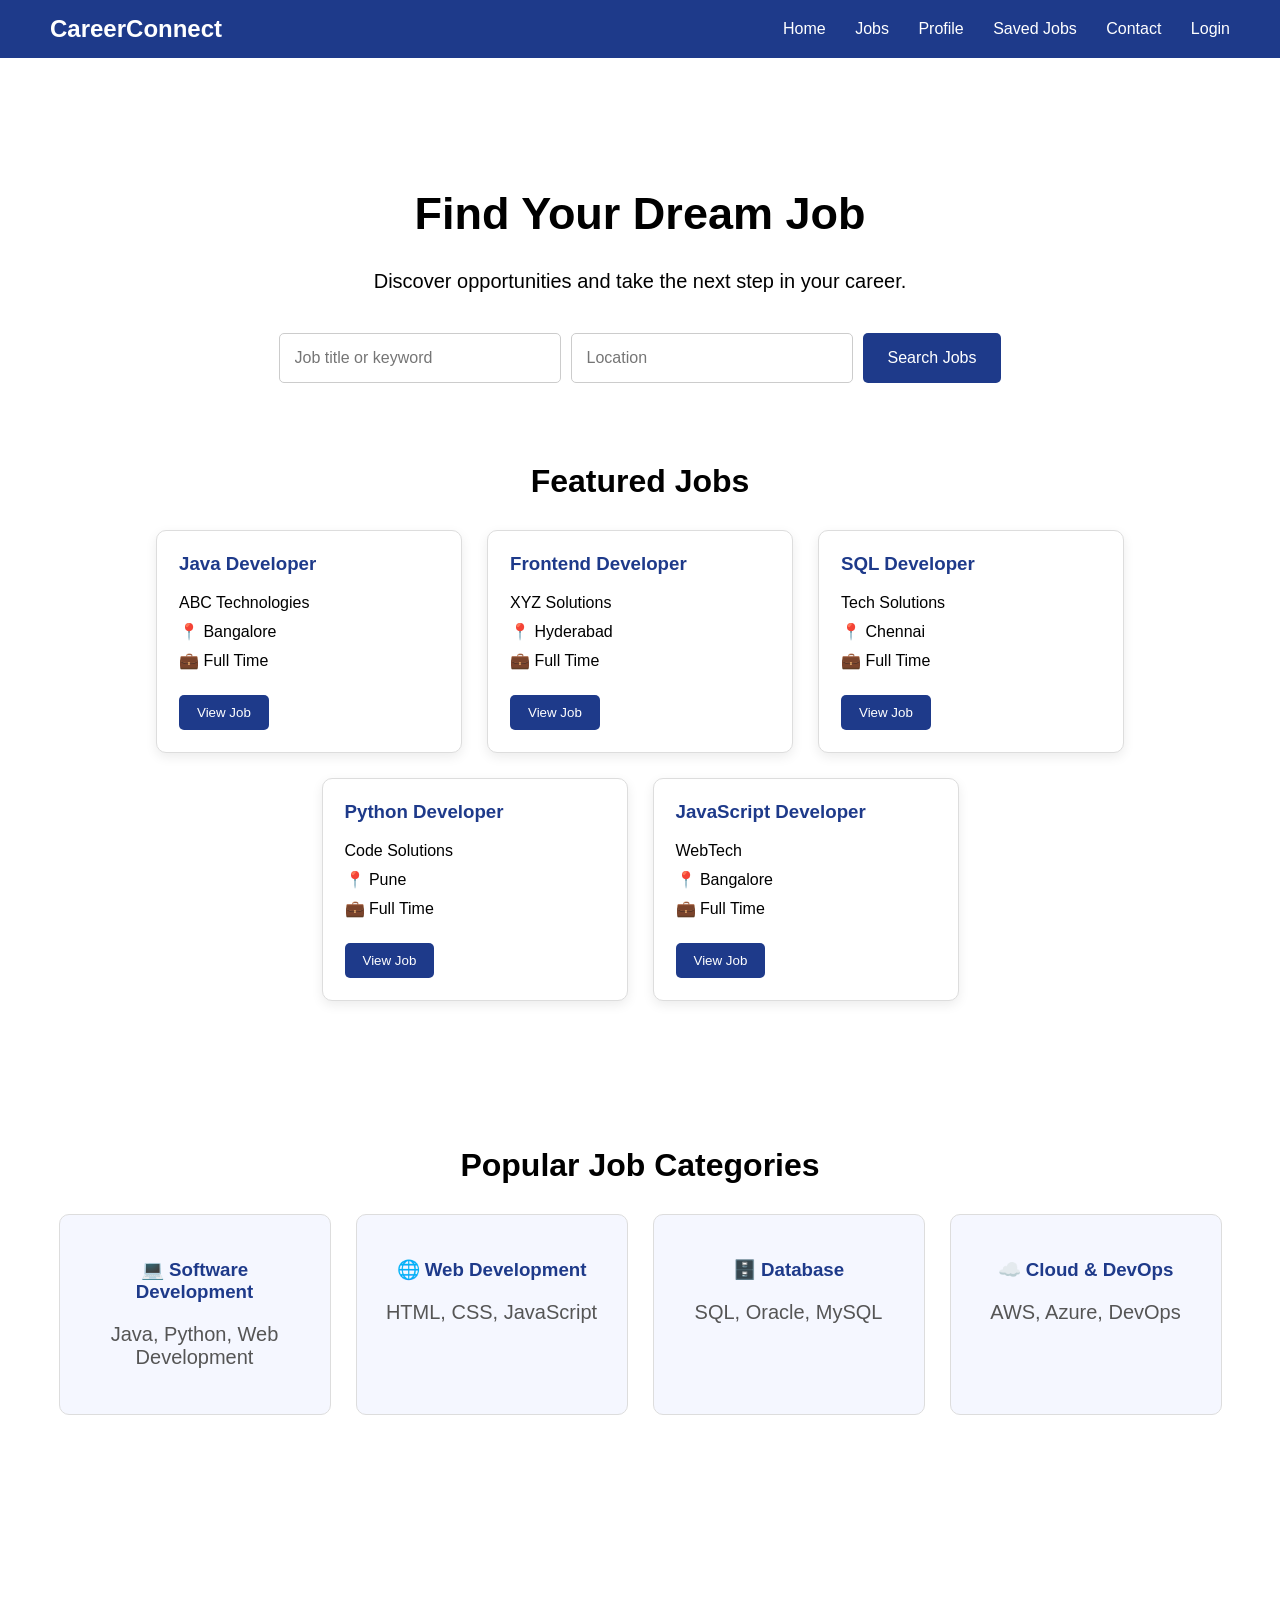
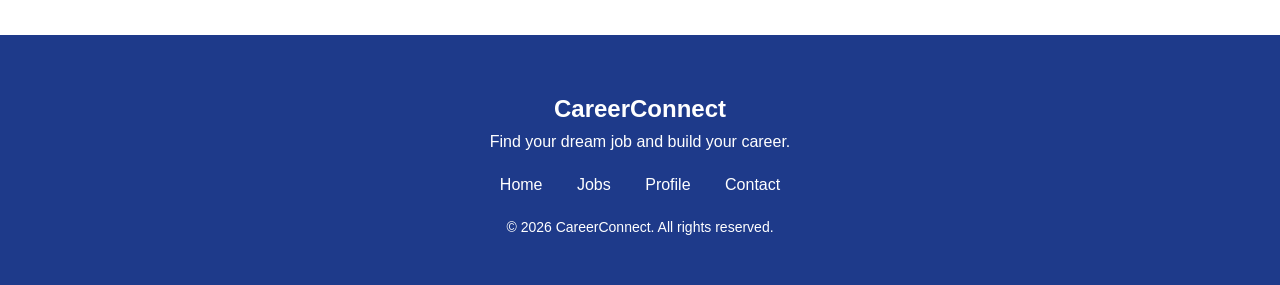
<file: index.html>
<!DOCTYPE html>
<html>

<head>

    <title>CareerConnect</title>

    <link rel="stylesheet" href="css/style.css">

</head>

<body>

    <!-- Navigation Bar -->

    <nav>

        <h2>CareerConnect</h2>

        <div>
            <a href="index.html">Home</a>
            <a href="jobs.html">Jobs</a>
            <a href="profile.html">Profile</a>
            <a href="saved-jobs.html">Saved Jobs</a>
            <a href="contact.html">Contact</a>
            <a href="login.html">Login</a>
        </div>

    </nav>


    <!-- Main Content -->

   <main>
    

    <h1>Find Your Dream Job</h1>

    <p>
        Discover opportunities and take the next step in your career.
    </p>

    <div class="search-box">

    <input
        type="text"
        id="job-search"
        placeholder="Job title or keyword"
    >

    <input
        type="text"
        id="location-search"
        placeholder="Location"
    >

    <button id="search-button">
        Search Jobs
    </button>

</div>
    <section class="featured-jobs">

    <h2>Featured Jobs</h2>
     
      <div class="job-container" id="job-container"></div>
   

    </div>

</section>
  <section class="categories">

    <h2>Popular Job Categories</h2>

    <div class="category-container">

        <div class="category-card">
            <h3>💻 Software Development</h3>
            <p>Java, Python, Web Development</p>
        </div>

        <div class="category-card">
            <h3>🌐 Web Development</h3>
            <p>HTML, CSS, JavaScript</p>
        </div>

        <div class="category-card">
            <h3>🗄️ Database</h3>
            <p>SQL, Oracle, MySQL</p>
        </div>

        <div class="category-card">
            <h3>☁️ Cloud & DevOps</h3>
            <p>AWS, Azure, DevOps</p>
        </div>

    </div>

</section>



</main>
<footer>

    <h2>CareerConnect</h2>

    <p>
        Find your dream job and build your career.
    </p>

    <div class="footer-links">

        <a href="index.html">Home</a>
        <a href="jobs.html">Jobs</a>
        <a href="profile.html">Profile</a>
        <a href="contact.html">Contact</a>

    </div>

    <p class="copyright">
        © 2026 CareerConnect. All rights reserved.
    </p>

</footer>
<script src="js/jobs.js"></script>
<script src="js/script.js"></script>

</body>

</html>
</file>
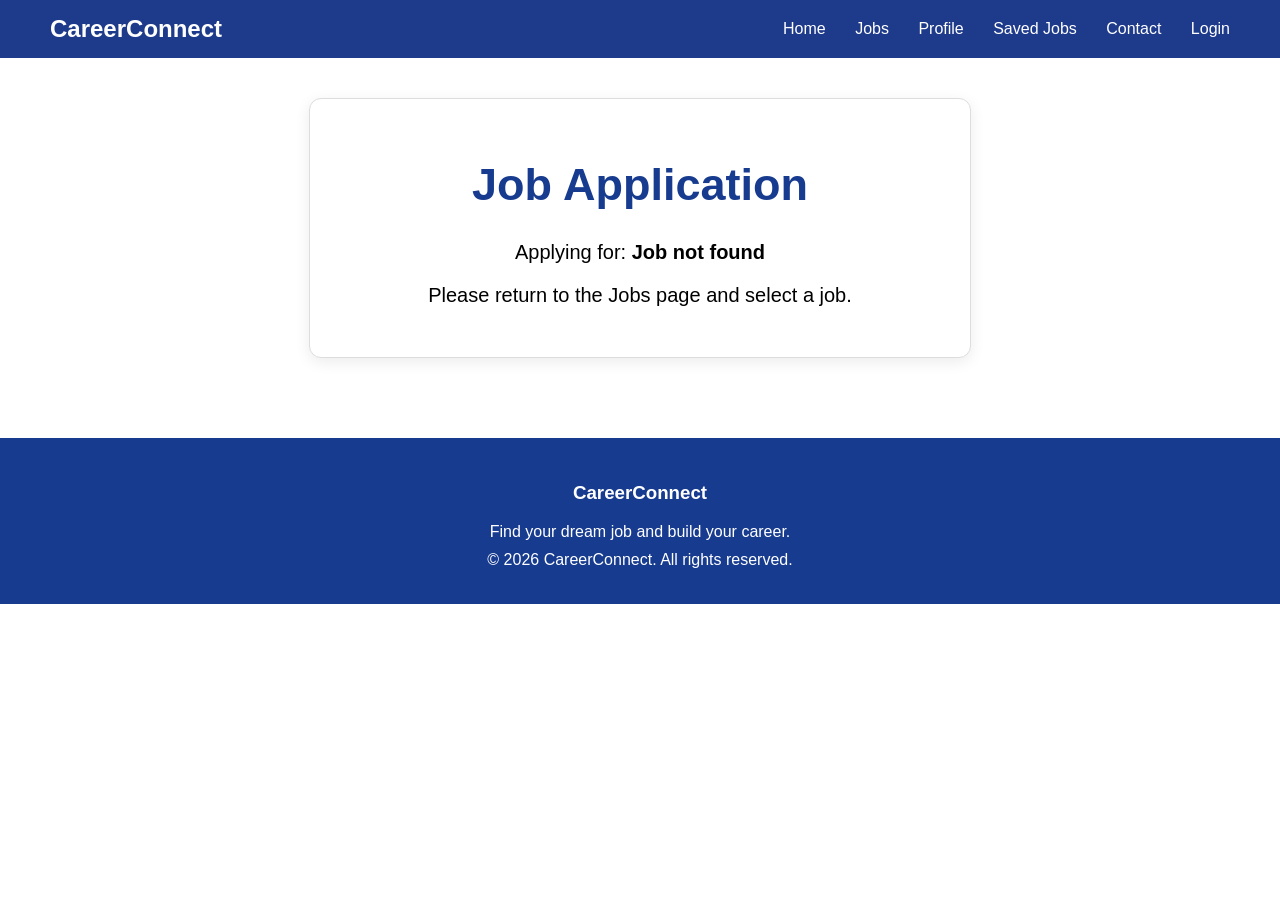
<file: apply.html>
<!DOCTYPE html>
<html lang="en">
<head>
    <meta charset="UTF-8">
    <meta name="viewport" content="width=device-width, initial-scale=1.0">
    <title>Apply for a Job - CareerConnect</title>
    <link rel="stylesheet" href="css/style.css">

    <style>
        .application-container {
            max-width: 600px;
            margin: 40px auto;
            padding: 30px;
            background: white;
            border: 1px solid #ddd;
            border-radius: 12px;
            box-shadow: 0 4px 15px rgba(0, 0, 0, 0.08);
        }

        .application-container h1 {
            color: #173b8f;
            text-align: center;
        }

        .application-container label {
            display: block;
            margin-top: 15px;
            font-weight: bold;
        }

        .application-container input {
            width: 100%;
            padding: 11px;
            margin-top: 7px;
            box-sizing: border-box;
            border: 1px solid #ccc;
            border-radius: 5px;
        }

        .application-container button {
            width: 100%;
            margin-top: 22px;
            padding: 12px;
            background: #173b8f;
            color: white;
            border: none;
            border-radius: 5px;
            cursor: pointer;
        }

        #application-message {
            text-align: center;
            margin-top: 15px;
        }
    </style>
</head>

<body>

    <header>
        <nav class="navbar">
            <h2>CareerConnect</h2>
            <div class="nav-links">
                <a href="index.html">Home</a>
                <a href="index.html#jobs">Jobs</a>
                <a href="profile.html">Profile</a>
                <a href="saved-jobs.html">Saved Jobs</a>
                <a href="contact.html">Contact</a>
                <a href="login.html">Login</a>
            </div>
        </nav>
    </header>

    <main class="application-container">
        <h1>Job Application</h1>

        <p>Applying for: <strong id="application-job-title"></strong></p>

        <form id="application-form">
            
<label for="applicant-name">Full Name *</label>
<input
    type="text"
    id="applicant-name"
    name="applicant-name"
    minlength="2"
    required
>

<label for="applicant-email">Email Address *</label>
<input
    type="email"
    id="applicant-email"
    name="applicant-email"
    required
>

<label for="applicant-phone">Phone Number *</label>
<input
    type="tel"
    id="applicant-phone"
    name="applicant-phone"
    pattern="[0-9]{10}"
    minlength="10"
    maxlength="10"
    inputmode="numeric"
    title="Enter exactly 10 digits"
    required
>

<label for="applicant-resume">Upload Resume (PDF only) *</label>
<input
    type="file"
    id="applicant-resume"
    name="applicant-resume"
    accept=".pdf,application/pdf"
    required
>

>


            <button type="submit">Submit Application</button>
        </form>

        <p id="application-message" role="status"></p>
    </main>

    <footer class="footer">
        <h3>CareerConnect</h3>
        <p>Find your dream job and build your career.</p>
        <p>&copy; 2026 CareerConnect. All rights reserved.</p>
    </footer>

    <script src="js/jobs.js"></script>
    <script>
        const params = new URLSearchParams(window.location.search);
        const jobId = Number(params.get("id"));

        const selectedJob = jobs.find(function(job) {
            return job.id === jobId;
        });

        const jobTitle = document.getElementById("application-job-title");
        const form = document.getElementById("application-form");
        const message = document.getElementById("application-message");

        if (selectedJob) {
            jobTitle.textContent = selectedJob.title;
        } else {
            jobTitle.textContent = "Job not found";
            form.hidden = true;
            message.textContent = "Please return to the Jobs page and select a job.";
        }

       

form.addEventListener("submit", async function(event) {
    event.preventDefault();

    if (!selectedJob) {
        message.textContent = "Please select a valid job first.";
        message.style.color = "red";
        return;
    }

    const resumeInput = document.getElementById("applicant-resume");
    const resumeFile = resumeInput.files[0];

    if (!resumeFile) {
        message.textContent = "Please upload your resume in PDF format.";
        message.style.color = "red";
        return;
    }

    if (
        resumeFile.type !== "application/pdf" ||
        !resumeFile.name.toLowerCase().endsWith(".pdf")
    ) {
        message.textContent = "Please select a valid PDF resume.";
        message.style.color = "red";
        return;
    }

    if (resumeFile.size > 5 * 1024 * 1024) {
        message.textContent = "Resume must be smaller than 5 MB.";
        message.style.color = "red";
        return;
    }

    let db;

    try {
        const request = indexedDB.open("CareerConnectDB", 2);

        db = await new Promise((resolve, reject) => {
            request.onupgradeneeded = function() {
                const database = request.result;

                if (!database.objectStoreNames.contains("applicationResumes")) {
                    database.createObjectStore("applicationResumes");
                }
            };

            request.onsuccess = () => resolve(request.result);
            request.onerror = () => reject(request.error);
        });

        const applicationId = Date.now();

        await new Promise((resolve, reject) => {
            const transaction = db.transaction(
                "applicationResumes",
                "readwrite"
            );

            transaction.objectStore("applicationResumes").put(
                resumeFile,
                applicationId
            );

            transaction.oncomplete = resolve;
            transaction.onerror = () => reject(transaction.error);
            transaction.onabort = () => reject(transaction.error);
        });

        const application = {
            applicationId: applicationId,
            jobId: selectedJob.id,
            jobTitle: selectedJob.title,
            company: selectedJob.company,
            name: document.getElementById("applicant-name").value.trim(),
            email: document.getElementById("applicant-email").value.trim(),
            phone: document.getElementById("applicant-phone").value.trim(),
            resumeName: resumeFile.name,
            submittedAt: new Date().toLocaleString(),
            status: "Submitted"
        };

        const applications = JSON.parse(
            localStorage.getItem("applications") || "[]"
        );

        applications.push(application);

        localStorage.setItem("applications", JSON.stringify(applications));

        form.reset();
        message.textContent = "Application submitted successfully!";
        message.style.color = "green";

    } catch (error) {
        console.error("Application submission failed:", error);

        message.textContent =
            "Could not save application: " +
            (error.message || "Please check browser storage.");
        message.style.color = "red";

    } finally {
        if (db) db.close();
    }
});


    </script>

</body>
</html>
</file>
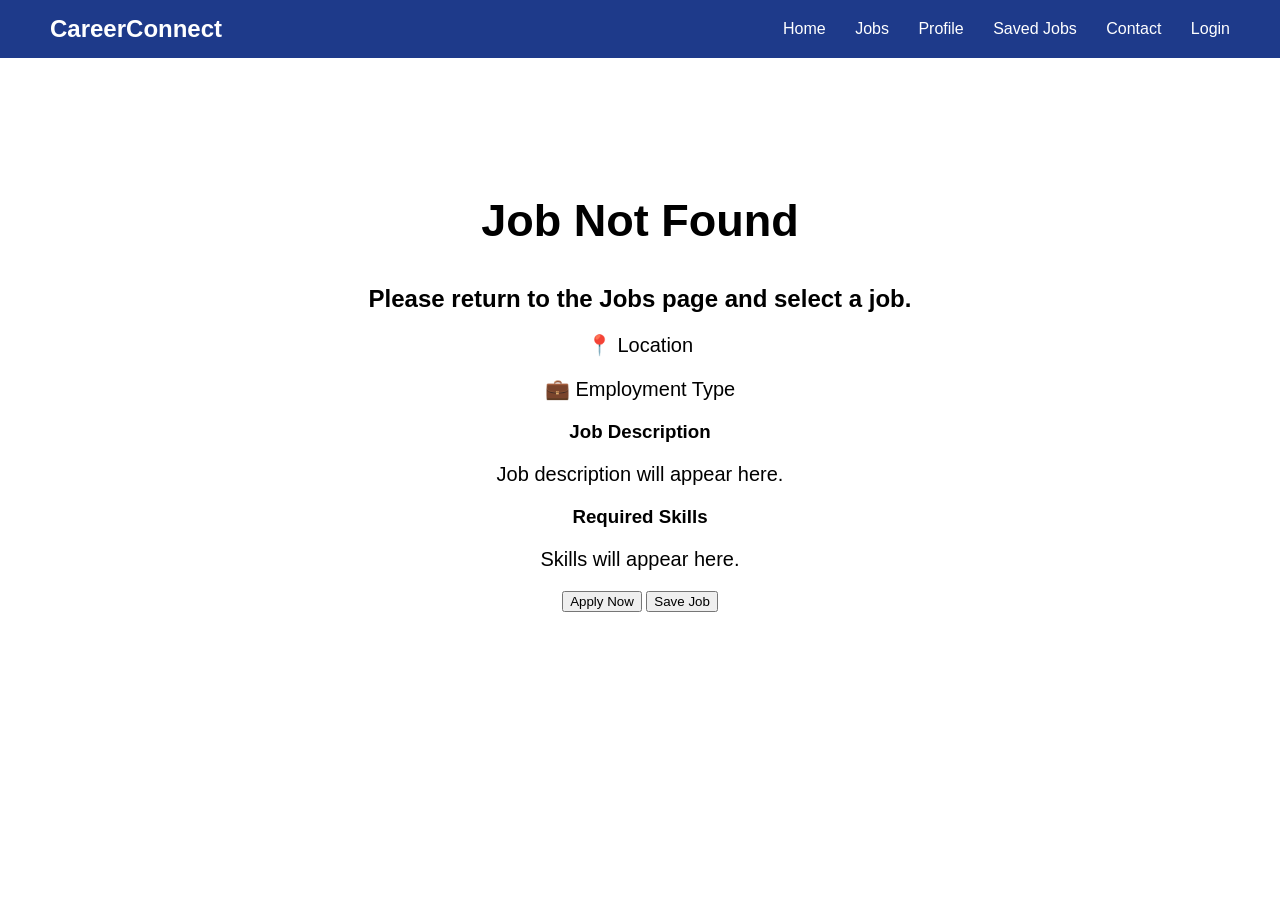
<file: job-details.html>
<!DOCTYPE html>
<html>

<head>

    <title>Job Details - CareerConnect</title>

    <link rel="stylesheet" href="css/style.css">

</head>

<body>

    <!-- Navigation Bar -->

    <nav>

        <h2>CareerConnect</h2>

        <div>
            <a href="index.html">Home</a>
            <a href="jobs.html">Jobs</a>
            <a href="profile.html">Profile</a>
            <a href="saved-jobs.html">Saved Jobs</a>
            <a href="contact.html">Contact</a>
            <a href="login.html">Login</a>
        </div>

    </nav>


    <!-- Job Details -->

    <main>

        <section class="job-details">

            <h1 id="job-title">Job Title</h1>

            <h2 id="job-company">Company Name</h2>

            <p id="job-location">📍 Location</p>

            <p id="job-type">💼 Employment Type</p>

            <h3>Job Description</h3>

            <p id="job-description">
                Job description will appear here.
            </p>

            <h3>Required Skills</h3>

            <p id="job-skills">
                Skills will appear here.
            </p>

            <button id="apply-button">
                Apply Now
            </button>

            <button id="save-button">
                Save Job
            </button>

        </section>

    </main>


    <script src="js/jobs.js"></script>
    <script src="js/job-details.js"></script>

</body>

</html>
</file>
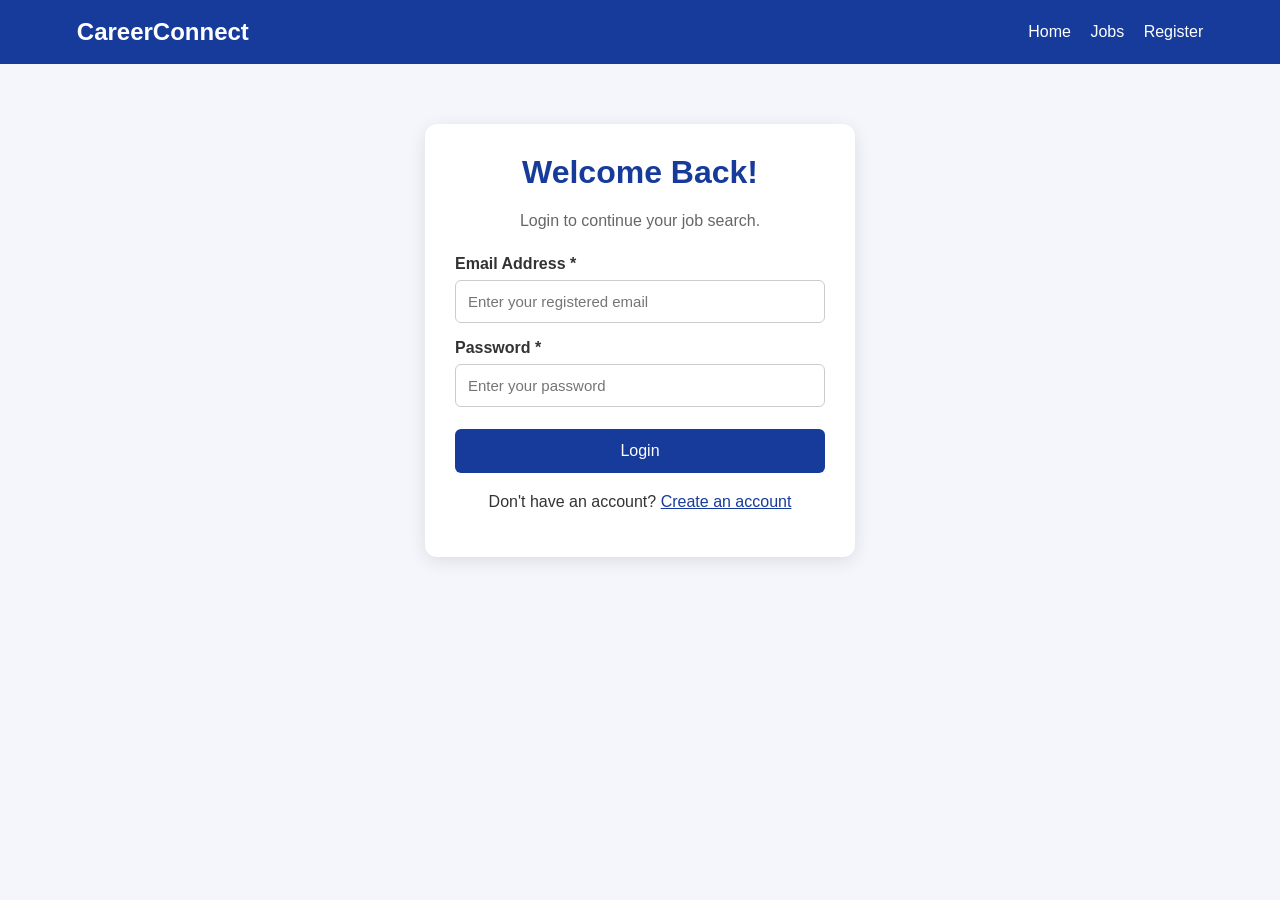
<file: login.html>
<!DOCTYPE html>
<html lang="en">
<head>
    <meta charset="UTF-8">
    <meta name="viewport" content="width=device-width, initial-scale=1.0">
    <title>Login - CareerConnect</title>

    <style>
        * {
            box-sizing: border-box;
        }

        body {
            margin: 0;
            font-family: Arial, sans-serif;
            background: #f4f6fb;
            color: #333;
        }

        nav {
            background: #173b9b;
            color: white;
            padding: 18px 6%;
            display: flex;
            justify-content: space-between;
            align-items: center;
            flex-wrap: wrap;
            gap: 12px;
        }

        nav h2 {
            margin: 0;
        }

        nav a {
            color: white;
            text-decoration: none;
            margin-left: 15px;
        }

        .login-container {
            max-width: 430px;
            margin: 60px auto;
            padding: 30px;
            background: white;
            border-radius: 12px;
            box-shadow: 0 4px 18px rgba(0, 0, 0, 0.1);
        }

        h1 {
            color: #173b9b;
            text-align: center;
            margin-top: 0;
        }

        .subtitle {
            text-align: center;
            color: #666;
            margin-bottom: 25px;
        }

        label {
            display: block;
            margin: 16px 0 7px;
            font-weight: bold;
        }

        input {
            width: 100%;
            padding: 12px;
            border: 1px solid #ccc;
            border-radius: 6px;
            font-size: 15px;
        }

        button {
            width: 100%;
            padding: 13px;
            margin-top: 22px;
            background: #173b9b;
            color: white;
            border: none;
            border-radius: 6px;
            cursor: pointer;
            font-size: 16px;
        }

        button:hover {
            background: #102d78;
        }

        #message {
            text-align: center;
            margin-top: 18px;
            overflow-wrap: anywhere;
        }

        .register-link {
            text-align: center;
            margin-top: 20px;
        }

        .register-link a {
            color: #173b9b;
        }

        @media (max-width: 480px) {
            .login-container {
                margin: 30px 15px;
                padding: 22px;
            }

            nav a {
                margin-left: 8px;
            }
        }
    </style>
</head>

<body>

    <nav>
        <h2>CareerConnect</h2>
        <div>
            <a href="index.html">Home</a>
            <a href="index.html#jobs">Jobs</a>
            <a href="register.html">Register</a>
        </div>
    </nav>

    <div class="login-container">
        <h1>Welcome Back!</h1>
        <p class="subtitle">Login to continue your job search.</p>

        <form id="login-form">
            <label for="email">Email Address *</label>
            <input type="email" id="email" required
                   placeholder="Enter your registered email">

            <label for="password">Password *</label>
            <input type="password" id="password" required
                   placeholder="Enter your password">

            <button type="submit">Login</button>
        </form>

        <p id="message" role="status"></p>

        <p class="register-link">
            Don't have an account?
            <a href="register.html">Create an account</a>
        </p>
    </div>

    <script>
       

    document.getElementById("login-form")
        .addEventListener("submit", function(event) {
            event.preventDefault();

            const email = document.getElementById("email")
                .value.trim().toLowerCase();

            const password = document.getElementById("password").value;
            const message = document.getElementById("message");

            // Read accounts from the same storage key as registration.
            const accounts = JSON.parse(
                localStorage.getItem("careerConnectAccounts") || "[]"
            );

            const account = accounts.find(function(user) {
                return user.email === email &&
                       user.password === password;
            });

            if (account) {
                message.style.color = "green";
                message.textContent =
                    "Login successful! Welcome, " + account.name + "!";

                localStorage.setItem(
                    "loggedInUser",
                    account.email
                );

                setTimeout(function() {
                    window.location.href = "index.html";
                }, 1000);
            } else {
                message.style.color = "red";
                message.textContent =
                    "Invalid email or password. Please try again.";
            }
        });
</script>

    

</body>
</html>
</file>
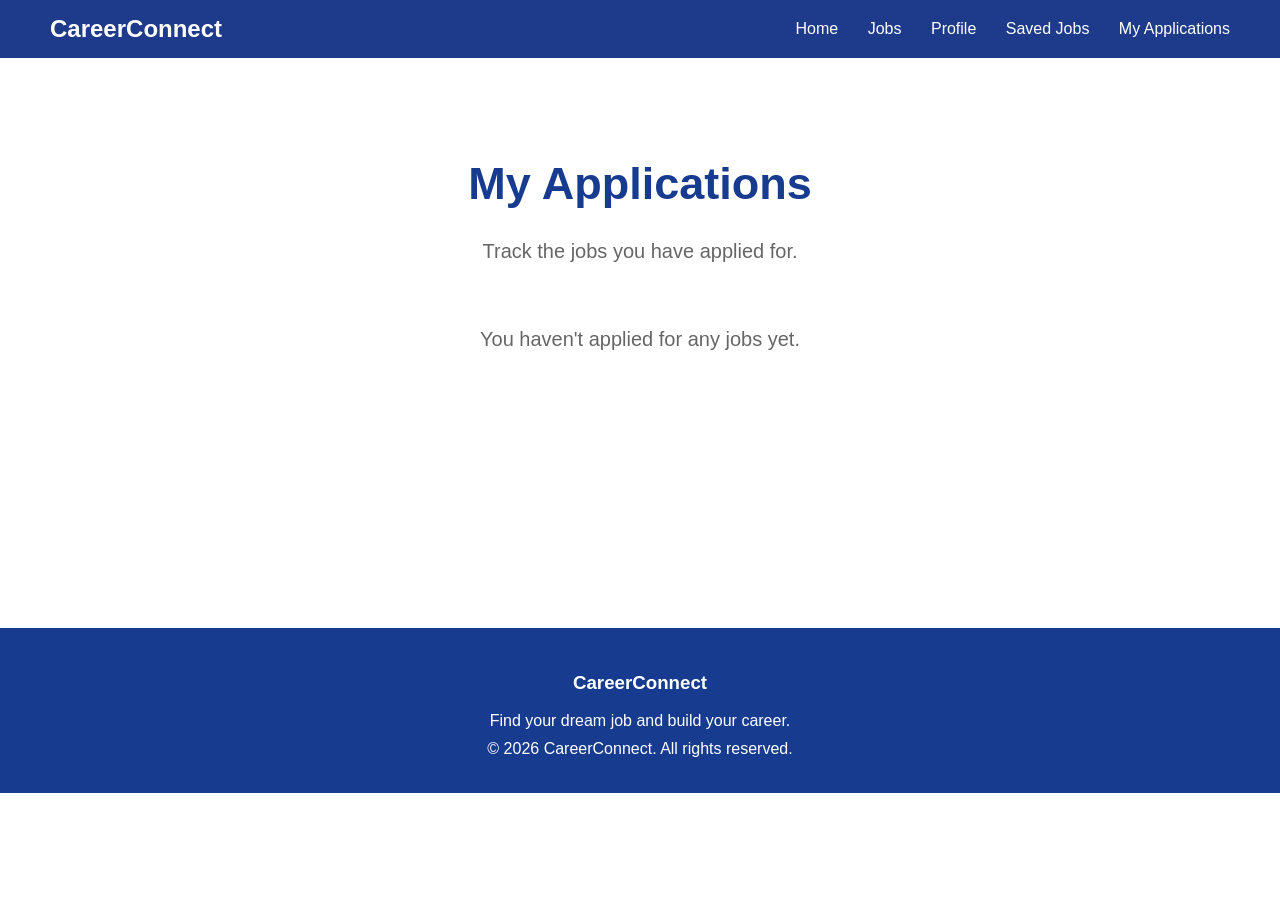
<file: my-applications.html>
<!DOCTYPE html>
<html lang="en">
<head>
    <meta charset="UTF-8">
    <meta name="viewport" content="width=device-width, initial-scale=1.0">
    <title>My Applications - CareerConnect</title>
    <link rel="stylesheet" href="css/style.css">
</head>
<body>

    <header>
        <nav class="navbar">
            <h2>CareerConnect</h2>
            <div class="nav-links">
                <a href="index.html">Home</a>
                <a href="index.html#jobs">Jobs</a>
                <a href="profile.html">Profile</a>
                <a href="saved-jobs.html">Saved Jobs</a>
                <a href="my-applications.html">My Applications</a>
            </div>
        </nav>
    </header>

    <main class="saved-jobs-container">
        <h1>My Applications</h1>
        <p class="saved-subtitle">
            Track the jobs you have applied for.
        </p>

        <div id="applications-list"></div>
    </main>

    <footer class="footer">
        <h3>CareerConnect</h3>
        <p>Find your dream job and build your career.</p>
        <p>&copy; 2026 CareerConnect. All rights reserved.</p>
    </footer>

    <script src="js/my-applications.js"></script>
</body>
</html>
</file>
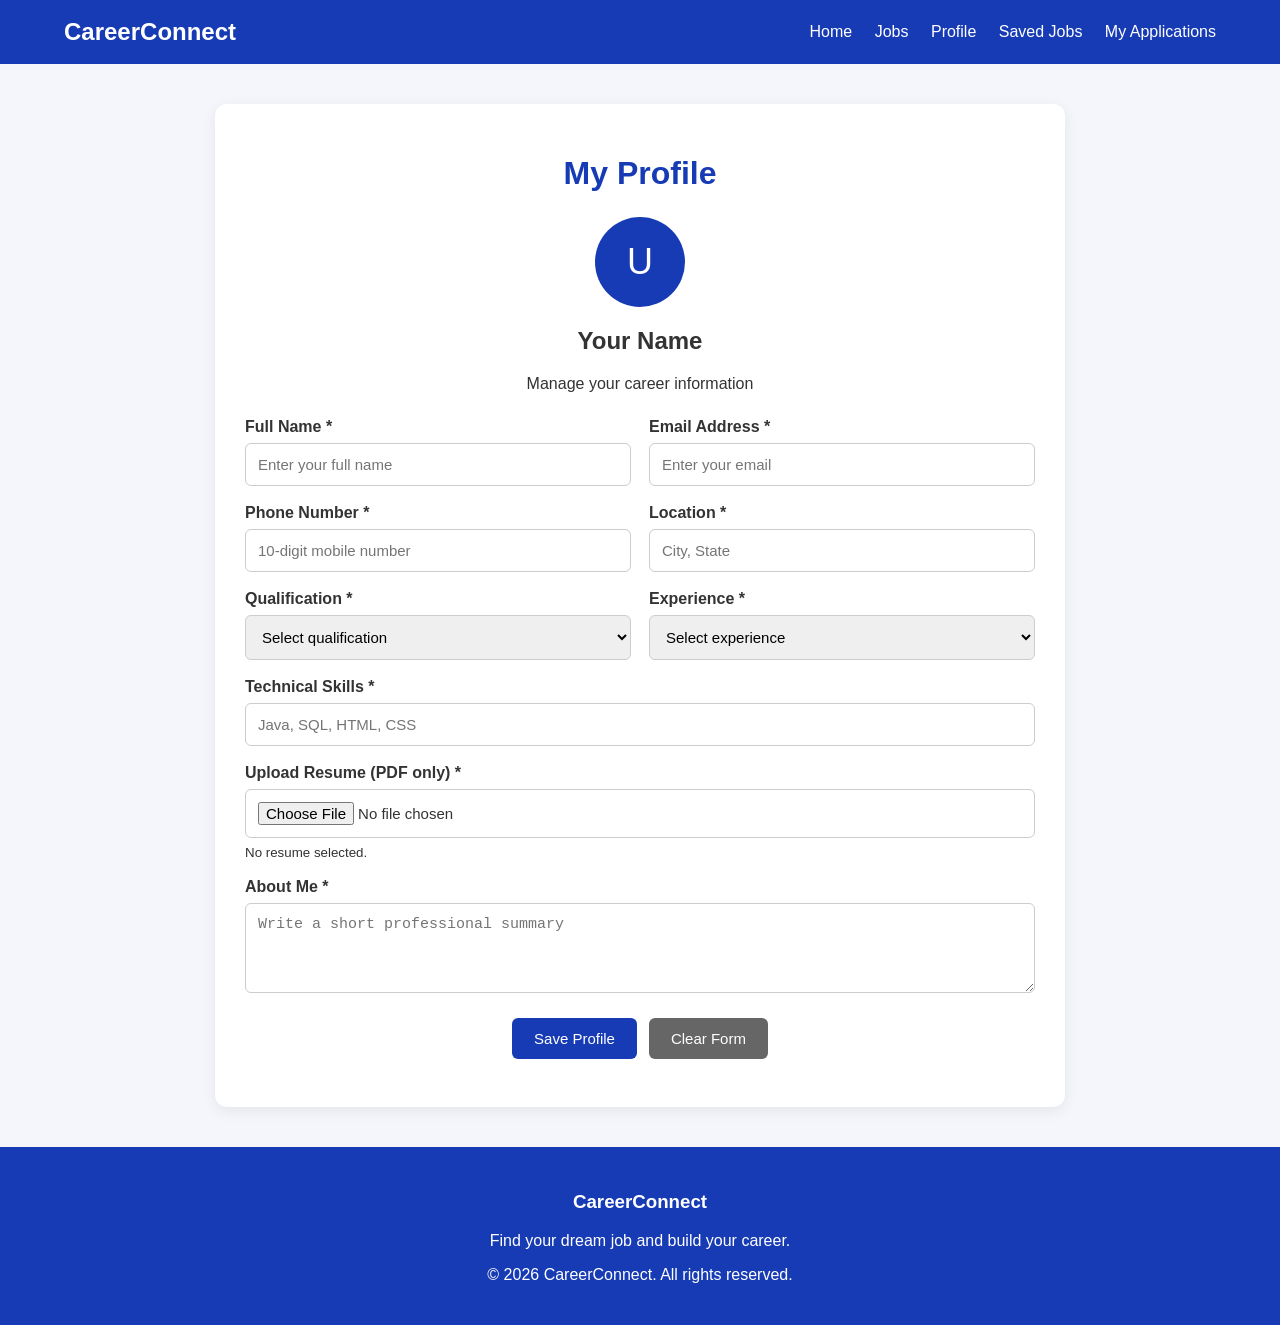
<file: profile.html>
<!DOCTYPE html>
<html lang="en">
<head>
    <meta charset="UTF-8">
    <meta name="viewport" content="width=device-width, initial-scale=1.0">
    <title>My Profile - CareerConnect</title>

    <style>
        * {
            box-sizing: border-box;
        }

        body {
            margin: 0;
            font-family: Arial, sans-serif;
            background: #f4f6fb;
            color: #333;
        }

        nav {
            background: #173bb5;
            color: white;
            padding: 18px 5%;
            display: flex;
            justify-content: space-between;
            align-items: center;
            flex-wrap: wrap;
            gap: 15px;
        }

        nav h2 {
            margin: 0;
        }

        nav a {
            color: white;
            text-decoration: none;
            margin-left: 18px;
        }

        .container {
            max-width: 850px;
            margin: 40px auto;
            padding: 30px;
            background: white;
            border-radius: 12px;
            box-shadow: 0 4px 15px #00000012;
        }

        h1 {
            color: #173bb5;
            text-align: center;
        }

        .profile-header {
            text-align: center;
            margin: 25px 0;
        }

        .avatar {
            width: 90px;
            height: 90px;
            border-radius: 50%;
            background: #173bb5;
            color: white;
            display: flex;
            align-items: center;
            justify-content: center;
            font-size: 36px;
            margin: auto;
        }

        .form-grid {
            display: grid;
            grid-template-columns: 1fr 1fr;
            gap: 18px;
        }

        .field {
            display: flex;
            flex-direction: column;
            gap: 7px;
        }

        .full-width {
            grid-column: 1 / -1;
        }

        label {
            font-weight: bold;
        }

        input, textarea, select {
            width: 100%;
            padding: 12px;
            border: 1px solid #ccc;
            border-radius: 6px;
            font-size: 15px;
        }

        textarea {
            resize: vertical;
            min-height: 90px;
        }

        .actions {
            display: flex;
            justify-content: center;
            gap: 12px;
            margin-top: 25px;
        }

        button {
            background: #173bb5;
            color: white;
            padding: 12px 22px;
            border: none;
            border-radius: 6px;
            cursor: pointer;
            font-size: 15px;
        }

        button:hover {
            background: #102b87;
        }

        .secondary {
            background: #666;
        }

        #message {
            text-align: center;
            color: green;
            margin-top: 18px;
        }

        footer {
            background: #173bb5;
            color: white;
            text-align: center;
            padding: 25px;
            margin-top: 40px;
        }

        @media (max-width: 600px) {
            .form-grid {
                grid-template-columns: 1fr;
            }

            .full-width {
                grid-column: auto;
            }

            nav {
                justify-content: center;
            }

            nav a {
                margin: 5px;
            }

            .container {
                margin: 20px 12px;
                padding: 20px;
            }
        }
    </style>
</head>

<body>

    <nav>
        <h2>CareerConnect</h2>
        <div>
            <a href="index.html">Home</a>
            <a href="index.html#jobs">Jobs</a>
            <a href="profile.html">Profile</a>
            <a href="saved-jobs.html">Saved Jobs</a>
            <a href="my-applications.html">My Applications</a>
        </div>
    </nav>

    <main class="container">
        <h1>My Profile</h1>

        <div class="profile-header">
            <div class="avatar" id="avatar">U</div>
            <h2 id="display-name">Your Name</h2>
            <p>Manage your career information</p>
        </div>

        <form id="profile-form">
            <div class="form-grid">

                <div class="field">
                    <label for="name">Full Name *</label>
                    <input type="text" id="name" required
                           placeholder="Enter your full name">
                </div>

                <div class="field">
                    <label for="email">Email Address *</label>
                    <input type="email" id="email" required
                           placeholder="Enter your email">
                </div>

                <div class="field">
                    <label for="phone">Phone Number *</label>
                    <input type="tel" id="phone"
                           pattern="[0-9]{10}"
                           minlength="10" 
                           maxlength="10"
                           inputmode="numeric"
                           placeholder="10-digit mobile number" required>
                </div>

                <div class="field">
                    <label for="location">Location *</label>
                    <input type="text" id="location"
                           placeholder="City, State" required>
                </div>

                <div class="field">
                    <label for="qualification">Qualification *</label>
                    <select id="qualification" required>
                        <option value="">Select qualification</option>
                        <option>B.Tech / B.E.</option>
                        <option>B.Sc.</option>
                        <option>BCA</option>
                        <option>MCA</option>
                        <option>M.Tech / M.E.</option>
                        <option>Other</option>
                    </select>
                </div>

                <div class="field">
                    <label for="experience">Experience *</label>
                    <select id="experience" required>
                        <option value="">Select experience</option>
                        <option>Fresher</option>
                        <option>Less than 1 year</option>
                        <option>1–3 years</option>
                        <option>3+ years</option>
                    </select>
                </div>

                <div class="field full-width">
                    <label for="skills">Technical Skills *</label>
                    <input type="text" id="skills"
                           placeholder="Java, SQL, HTML, CSS" required>
                </div>

              <div class="field full-width">
    <label for="resume">Upload Resume (PDF only) *</label>
    <input type="file" id="resume"
           accept=".pdf,application/pdf" required>
    <small id="resume-status">No resume selected.</small>
    <a id="resume-download" hidden target="_blank"
       rel="noopener">View uploaded resume</a>
</div>

                <div class="field full-width">
                    <label for="about">About Me *</label>
                    <textarea id="about" required
                              placeholder="Write a short professional summary"></textarea>
                </div>

            </div>

            <div class="actions">
                <button type="submit">Save Profile</button>
                <button type="button" class="secondary"
                        id="clear-button">Clear Form</button>
            </div>

            <p id="message" role="status"></p>
        </form>
    </main>

    <footer>
        <h3>CareerConnect</h3>
        <p>Find your dream job and build your career.</p>
        <p>© 2026 CareerConnect. All rights reserved.</p>
    </footer>

    
<script>
const form = document.getElementById("profile-form");
const message = document.getElementById("message");

const fields = [
    "name", "email", "phone", "location",
    "qualification", "experience", "skills", "about"
];

const resumeInput = document.getElementById("resume");
const resumeStatus = document.getElementById("resume-status");
const resumeDownload = document.getElementById("resume-download");

let resumeUrl = "";

// Open the browser database
function openResumeDB() {
    return new Promise((resolve, reject) => {
        const request = indexedDB.open("CareerConnectDB", 1);

        request.onupgradeneeded = function () {
            const db = request.result;

            if (!db.objectStoreNames.contains("resumes")) {
                db.createObjectStore("resumes");
            }
        };

        request.onsuccess = () => resolve(request.result);
        request.onerror = () => reject(request.error);
    });
}

// Save the PDF
async function saveResume(file) {
    const db = await openResumeDB();

    return new Promise((resolve, reject) => {
        const transaction = db.transaction("resumes", "readwrite");

        transaction.objectStore("resumes").put(file, "profileResume");

        transaction.oncomplete = () => {
            db.close();
            resolve();
        };

        transaction.onerror = () => {
            db.close();
            reject(transaction.error);
        };
    });
}

// Retrieve the saved PDF
async function getResume() {
    const db = await openResumeDB();

    return new Promise((resolve, reject) => {
        const transaction = db.transaction("resumes", "readonly");
        const request = transaction.objectStore("resumes").get("profileResume");

        request.onsuccess = () => {
            const file = request.result || null;
            db.close();
            resolve(file);
        };

        request.onerror = () => {
            db.close();
            reject(request.error);
        };
    });
}

// Display the PDF link
function displayResume(file) {
    if (resumeUrl) {
        URL.revokeObjectURL(resumeUrl);
        resumeUrl = "";
    }

    if (!file) {
        resumeStatus.textContent = "No resume selected.";
        resumeDownload.hidden = true;
        resumeDownload.removeAttribute("href");
        return;
    }

    resumeUrl = URL.createObjectURL(file);

    resumeStatus.textContent = "Saved resume: " + file.name;
    resumeDownload.href = resumeUrl;
    resumeDownload.hidden = false;
}

// Handle PDF selection
resumeInput.addEventListener("change", async function () {
    const file = this.files[0];

    if (!file) return;

    if (
        file.type !== "application/pdf" ||
        !file.name.toLowerCase().endsWith(".pdf")
    ) {
        alert("Please select a valid PDF file.");
        this.value = "";
        return;
    }

    if (file.size > 5 * 1024 * 1024) {
        alert("Resume must be smaller than 5 MB.");
        this.value = "";
        return;
    }

    try {
        await saveResume(file);
        displayResume(file);
        message.textContent = "Resume saved successfully!";
    } catch (error) {
        console.error(error);
        alert("Could not save the resume.");
    }
});

// Update the profile heading and avatar
function updateHeader() {
    const name = document.getElementById("name").value.trim();

    document.getElementById("display-name").textContent =
        name || "Your Name";

    document.getElementById("avatar").textContent =
        name ? name.charAt(0).toUpperCase() : "U";
}

// Load saved profile and resume
async function loadProfile() {
    try {
        const saved = localStorage.getItem("careerConnectProfile");

        if (saved) {
            const profile = JSON.parse(saved);

            fields.forEach(field => {
                document.getElementById(field).value =
                    profile[field] || "";
            });
        }

        const file = await getResume();

        displayResume(file);
        updateHeader();
    } catch (error) {
        console.error(error);
        message.textContent = "Could not load saved profile.";
    }
}

// Save profile details
document.getElementById("name").addEventListener(
    "input", updateHeader
);

form.addEventListener("submit", async function (event) {
    event.preventDefault();

    if (!form.reportValidity()) return;
    try {
    const savedResume = await getResume();

    if (!resumeInput.files[0] && !savedResume) {
        message.textContent = "Please upload your PDF resume.";
        message.style.color = "red";
        resumeInput.focus();
        return;
    }
} catch (error) {
    message.textContent = "Could not verify your saved resume.";
    message.style.color = "red";
    return;
}

    const profile = {};

    fields.forEach(field => {
        profile[field] =
            document.getElementById(field).value.trim();
    });

    try {
        localStorage.setItem(
            "careerConnectProfile",
            JSON.stringify(profile)
        );

        updateHeader();
        message.textContent = "Profile saved successfully!";
    } catch (error) {
        console.error(error);
        alert("Could not save profile details.");
    }
});

// Clear profile and saved PDF
document.getElementById("clear-button").addEventListener(
    "click", async function () {
        if (!confirm("Clear all profile details and the saved resume?")) {
            return;
        }

        try {
            const db = await openResumeDB();

            await new Promise((resolve, reject) => {
                const transaction = db.transaction("resumes", "readwrite");

                transaction.objectStore("resumes").delete("profileResume");

                transaction.oncomplete = resolve;
                transaction.onerror = () => reject(transaction.error);
            });

            db.close();

            localStorage.removeItem("careerConnectProfile");

            form.reset();
            resumeInput.value = "";

            displayResume(null);
            updateHeader();

            message.textContent = "Profile and resume cleared.";
        } catch (error) {
            console.error(error);
            alert("Could not clear all saved data.");
        }
    }
);

// Initialize the page
loadProfile();
</script>

</body>
</html>
</file>
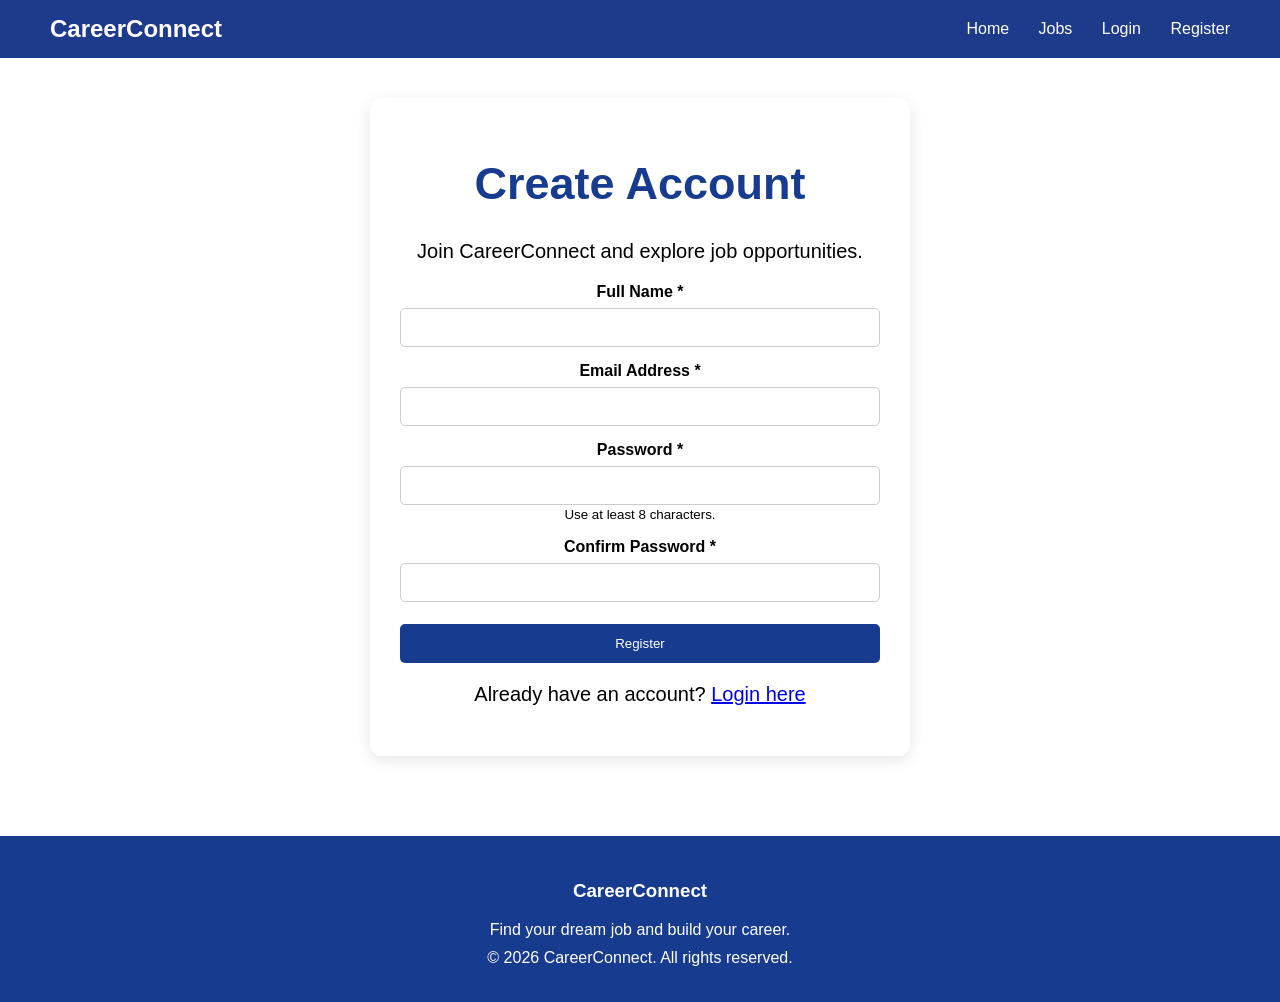
<file: register.html>
<!DOCTYPE html>
<html lang="en">
<head>
    <meta charset="UTF-8">
    <meta name="viewport" content="width=device-width, initial-scale=1.0">
    <title>Register - CareerConnect</title>

    <link rel="stylesheet" href="css/style.css">

    <style>
        .register-container {
            max-width: 480px;
            margin: 40px auto;
            padding: 30px;
            background: white;
            border-radius: 12px;
            box-shadow: 0 4px 15px rgba(0, 0, 0, 0.1);
        }

        .register-container h1 {
            text-align: center;
            color: #173b8f;
        }

        .register-container label {
            display: block;
            margin-top: 15px;
            font-weight: bold;
        }

        .register-container input {
            width: 100%;
            padding: 11px;
            margin-top: 7px;
            box-sizing: border-box;
            border: 1px solid #ccc;
            border-radius: 5px;
        }

        .register-container button {
            width: 100%;
            margin-top: 22px;
            padding: 12px;
            background: #173b8f;
            color: white;
            border: none;
            border-radius: 5px;
            cursor: pointer;
        }

        .register-container button:hover {
            background: #102b70;
        }

        .register-container p {
            text-align: center;
            margin-top: 18px;
        }

        #register-message {
            overflow-wrap: anywhere;
        }
    </style>
</head>

<body>
    <header>
        <nav class="navbar">
            <h2>CareerConnect</h2>
            <div class="nav-links">
                <a href="index.html">Home</a>
                <a href="jobs.html">Jobs</a>
                <a href="login.html">Login</a>
                <a href="register.html">Register</a>
            </div>
        </nav>
    </header>

    <main class="register-container">
        <h1>Create Account</h1>
        <p>Join CareerConnect and explore job opportunities.</p>

        <form id="register-form">
            <label for="register-name">Full Name *</label>
            <input type="text" id="register-name"
                   minlength="2" autocomplete="name" required>

            <label for="register-email">Email Address *</label>
            <input type="email" id="register-email"
                   autocomplete="email" required>

            <label for="register-password">Password *</label>
            <input type="password" id="register-password"
                   minlength="8" autocomplete="new-password"
                   required>
            <small>Use at least 8 characters.</small>

            <label for="confirm-password">Confirm Password *</label>
            <input type="password" id="confirm-password"
                   minlength="8" autocomplete="new-password"
                   required>

            <button type="submit">Register</button>
        </form>

        <p id="register-message" role="status"></p>

        <p>Already have an account?
            <a href="login.html">Login here</a>
        </p>
    </main>

    <footer class="footer">
        <h3>CareerConnect</h3>
        <p>Find your dream job and build your career.</p>
        <p>&copy; 2026 CareerConnect. All rights reserved.</p>
    </footer>

    <script>
        const registerForm = document.getElementById("register-form");
        const registerMessage = document.getElementById("register-message");

        registerForm.addEventListener("submit", function(event) {
            event.preventDefault();

            const name = document.getElementById("register-name").value.trim();
            const email = document.getElementById("register-email")
                .value.trim().toLowerCase();
            const password = document.getElementById("register-password").value;
            const confirmPassword =
                document.getElementById("confirm-password").value;

            if (password !== confirmPassword) {
                registerMessage.textContent = "Passwords do not match.";
                registerMessage.style.color = "red";
                return;
            }

            if (password.length < 8) {
                registerMessage.textContent =
                    "Password must contain at least 8 characters.";
                registerMessage.style.color = "red";
                return;
            }

            const accounts = JSON.parse(
                localStorage.getItem("careerConnectAccounts") || "[]"
            );

            const accountExists = accounts.some(
                account => account.email === email
            );

            if (accountExists) {
                registerMessage.textContent =
                    "An account with this email already exists.";
                registerMessage.style.color = "red";
                return;
            }

            // Demo only: do not store real passwords in browser storage.
            // Replace with secure server-side authentication for production.
            accounts.push({
                name: name,
                email: email,
                password: password
            });

            localStorage.setItem(
                "careerConnectAccounts",
                JSON.stringify(accounts)
            );

            registerForm.reset();
            registerMessage.textContent =
                "Registration successful! You can now go to Login.";
            registerMessage.style.color = "green";
        });
    </script>
</body>
</html>
</file>
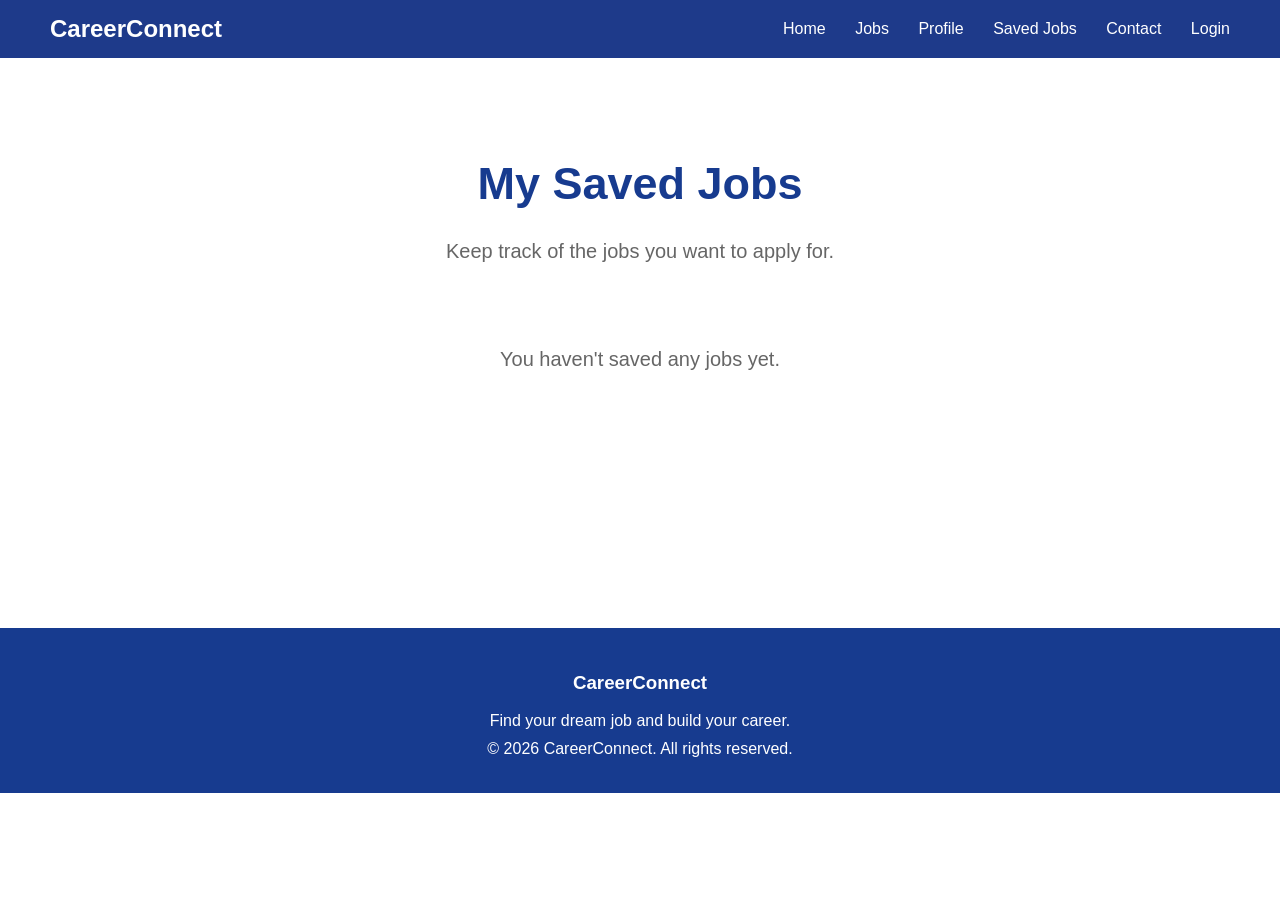
<file: saved-jobs.html>
<!DOCTYPE html>
<html lang="en">
<head>
    <meta charset="UTF-8">
    <meta name="viewport" content="width=device-width, initial-scale=1.0">
    <title>Saved Jobs - CareerConnect</title>
    <link rel="stylesheet" href="css/style.css">
</head>
<body>

    <header>
        <nav class="navbar">
            <h2>CareerConnect</h2>

            <div class="nav-links">
                <a href="index.html">Home</a>
                <a href="index.html#jobs">Jobs</a>
                <a href="profile.html">Profile</a>
                <a href="saved-jobs.html">Saved Jobs</a>
                <a href="contact.html">Contact</a>
                <a href="login.html">Login</a>
            </div>
        </nav>
    </header>

    <main class="saved-jobs-container">
        <h1>My Saved Jobs</h1>
        <p class="saved-subtitle">
            Keep track of the jobs you want to apply for.
        </p>

        <div id="saved-jobs-list"></div>
    </main>

    <footer class="footer">
        <h3>CareerConnect</h3>
        <p>Find your dream job and build your career.</p>
        <p>&copy; 2026 CareerConnect. All rights reserved.</p>
    </footer>

    <script src="js/jobs.js"></script>
    <script src="js/saved-jobs.js"></script>

</body>
</html>
</file>
<file: css/style.css>
body {
    margin: 0;
    font-family: Arial, sans-serif;
}

nav {
    display: flex;
    justify-content: space-between;
    align-items: center;
    padding: 15px 50px;
    background-color: #1e3a8a;
}

nav h2 {
    color: white;
    margin: 0;
}

nav a {
    color: white;
    text-decoration: none;
    margin-left: 25px;
}

nav a:hover {
    text-decoration: underline;
}

main {
    text-align: center;
    padding: 100px 20px;
}

main h1 {
    font-size: 45px;
}

main p {
    font-size: 20px;
}

.search-box {
    margin-top: 40px;
    display: flex;
    justify-content: center;
    gap: 10px;
}

.search-box input {
    width: 250px;
    padding: 15px;
    border: 1px solid #ccc;
    border-radius: 5px;
    font-size: 16px;
}

.search-box button {
    padding: 15px 25px;
    border: none;
    border-radius: 5px;
    background-color: #1e3a8a;
    color: white;
    font-size: 16px;
    cursor: pointer;
}

.search-box button:hover {
    background-color: #162d6b;
}
.featured-jobs {
    margin-top: 80px;
}

.featured-jobs h2 {
    font-size: 32px;
    margin-bottom: 30px;
}

.job-container {
    display: flex;
    justify-content: center;
    gap: 25px;
    flex-wrap: wrap;
}

.job-card {
    width: 250px;
    padding: 25px;
    border: 1px solid #ddd;
    border-radius: 10px;
    background-color: white;
    box-shadow: 0 4px 10px rgba(0, 0, 0, 0.1);
    text-align: left;
}

.job-card h3 {
    color: #1e3a8a;
    margin-top: 0;
}

.job-card p {
    font-size: 16px;
    margin: 10px 0;
}

.job-card button {
    margin-top: 15px;
    padding: 10px 18px;
    background-color: #1e3a8a;
    color: white;
    border: none;
    border-radius: 5px;
    cursor: pointer;
}

.job-card button:hover {
    background-color: #162d6b;
}
.categories {
    margin-top: 80px;
    padding: 40px 20px;
}

.categories h2 {
    font-size: 32px;
    margin-bottom: 30px;
}

.category-container {
    display: flex;
    justify-content: center;
    gap: 25px;
    flex-wrap: wrap;
}

.category-card {
    width: 220px;
    padding: 25px;
    border-radius: 10px;
    background-color: #f5f7ff;
    border: 1px solid #ddd;
    text-align: center;
}

.category-card h3 {
    color: #1e3a8a;
}

.category-card p {
    color: #555;
}
footer {
    margin-top: 80px;
    padding: 40px 20px;
    background-color: #1e3a8a;
    color: white;
    text-align: center;
}

footer h2 {
    margin-bottom: 10px;
}

footer p {
    margin: 10px 0;
}

.footer-links {
    margin: 25px 0;
}

.footer-links a {
    color: white;
    text-decoration: none;
    margin: 0 15px;
}

.footer-links a:hover {
    text-decoration: underline;
}

.copyright {
    font-size: 14px;
    margin-top: 25px;
}

.saved-jobs-container {
    max-width: 1100px;
    margin: 50px auto;
    padding: 20px;
    min-height: 400px;
}

.saved-jobs-container h1 {
    text-align: center;
    color: #173b8f;
}

.saved-subtitle {
    text-align: center;
    color: #666;
    margin-bottom: 35px;
}

#saved-jobs-list {
    display: flex;
    flex-wrap: wrap;
    justify-content: center;
    gap: 25px;
}

.job-card {
    width: 260px;
    padding: 22px;
    border: 1px solid #ddd;
    border-radius: 10px;
    box-shadow: 0 4px 12px rgba(0, 0, 0, 0.08);
    background: white;
}

.job-card h2 {
    color: #173b8f;
}

.remove-job {
    background: #dc3545;
    color: white;
    border: none;
    padding: 10px 16px;
    border-radius: 5px;
    cursor: pointer;
}

.no-jobs {
    text-align: center;
    color: #666;
    padding: 30px;
}

.footer {
    background: #173b8f;
    color: white;
    text-align: center;
    padding: 25px;
}
</file>
